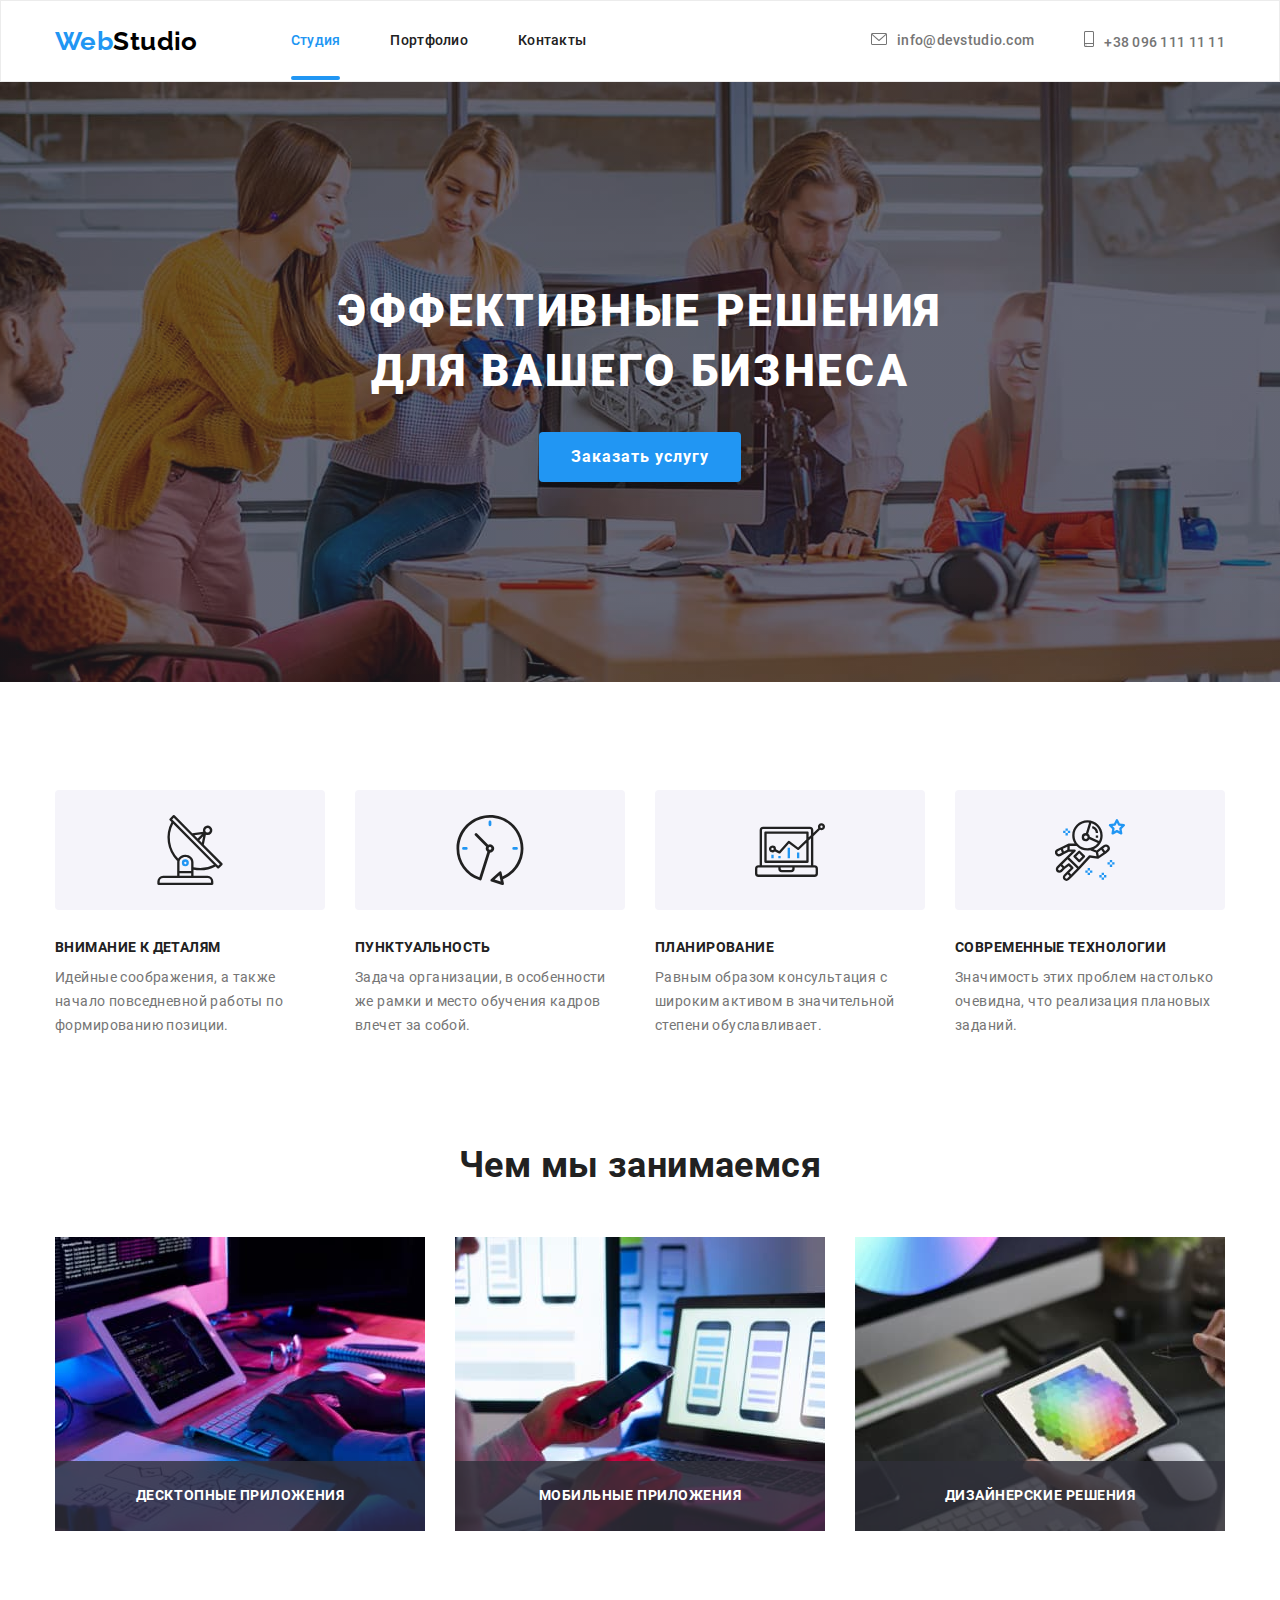
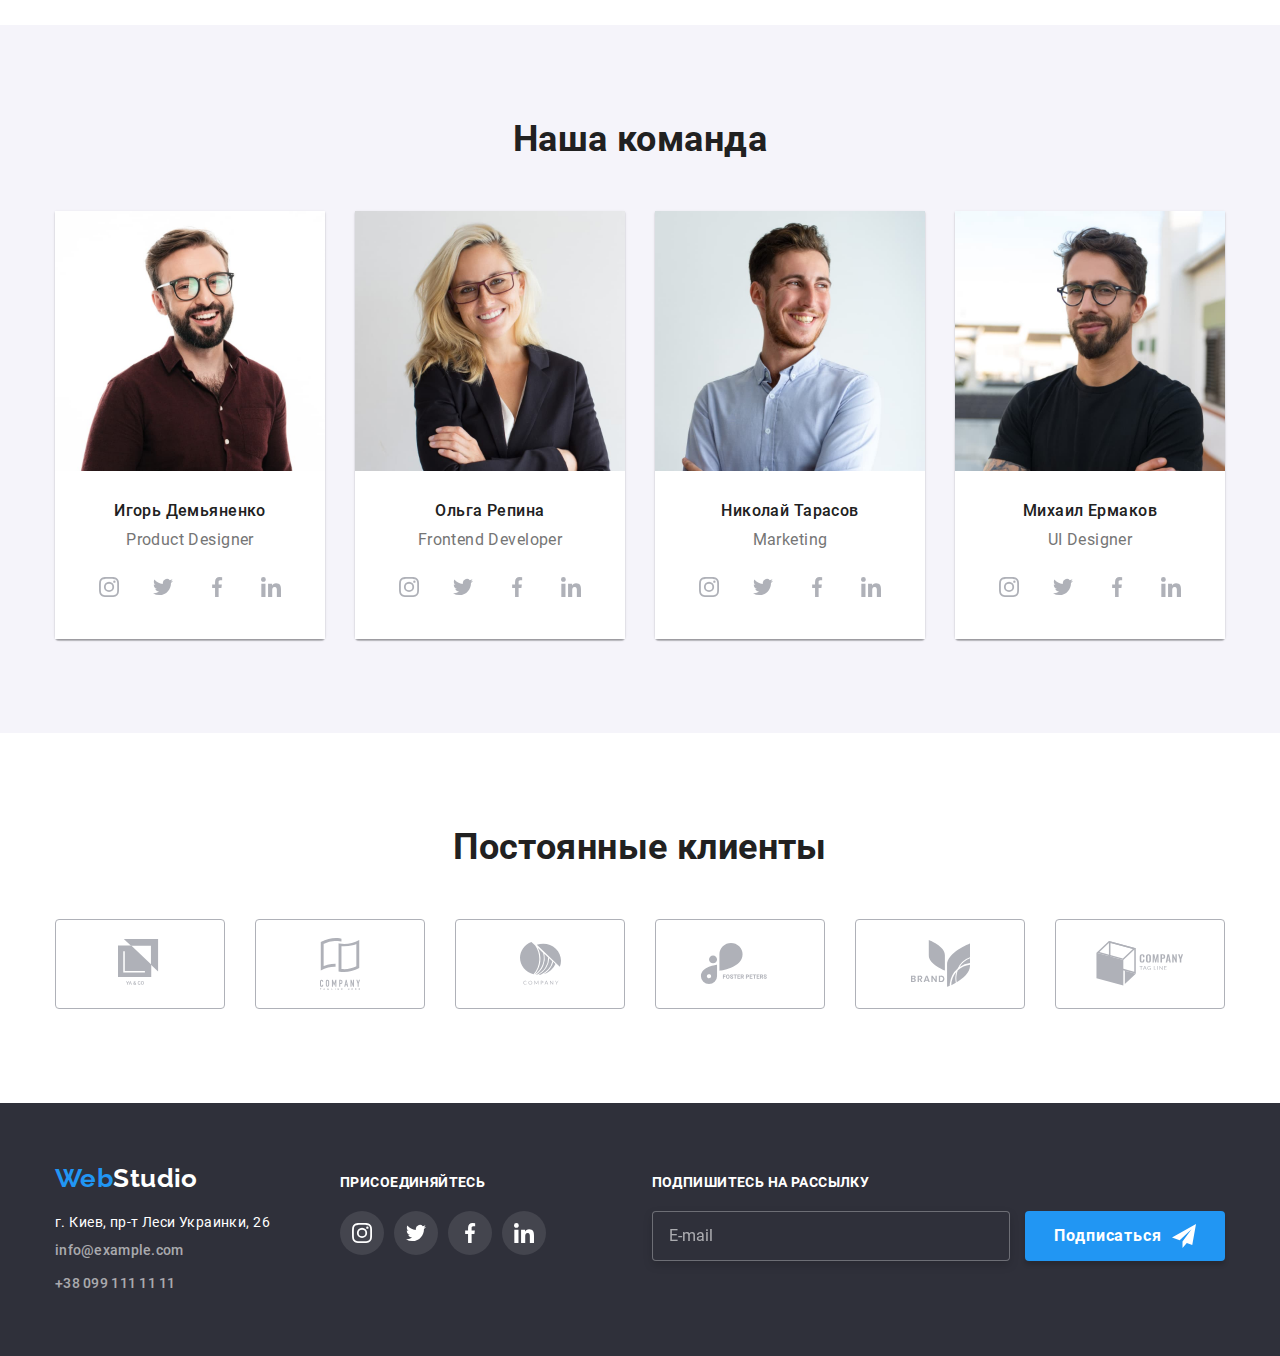
<file: index.html>
<!DOCTYPE html>
<html lang="ru">

<head>
    <meta charset="UTF-8">
    <meta name="viewport" content="width=device-width, initial-scale=1.0">
    <title>Document</title>
    <link rel="stylesheet" href="./css/main.min.css">
</head>
<body>
    <header class="header">
        <div class="header__container">
            <a href="./index.html" class="logo"><span class="logo__element">Web</span>Studio</a>
            <nav>
                <ul class="header__nav">
                    <li>
                        <a class="header__nav-element header__nav-element--curent" href="./index.html">Студия</a>
                    </li>
                    <li><a class="header__nav-element" href="./portfolio.html">Портфолио</a></li>
                    <li>
                        <a class="header__nav-element" href="">Контакты</a>
                    </li>
                </ul>
            </nav>
            <ul class="header__contacts">
                <li>
                    <a class="contacts-element" href="mailto:info@devstudio.com"><svg class="header__icon1">
                            <use href="./sprite.svg#envelope"></use>
                        </svg>info@devstudio.com</a>
                </li>
                <li>
                    <a class="contacts-element" href="tel:+380961111111"><svg class="header__icon2">
                            <use href="./sprite.svg#smartphone"></use>
                        </svg>+38 096 111 11 11</a>
                </li>
            </ul>
        </div>
    </header>
    <section class="hero hero__overlay">
        <div class="hero__container">
            <div class="hero__box">
                <h1 class="hero__hero">Эффективные решения для вашего бизнеса</h1>
            </div>
            <button class="hero__button" data-modal-open>Заказать услугу</button>
        </div>
    </section>
    <section class="excellence">
        <h2 class="excellence__title">excellence</h2>
        <div class="excellence__container">
            <ul class="excellence__list">
                <li>
                    <div class="excellence__decoration">
                        <svg class="excellence__icon">
                            <use href="./sprite.svg#antenna"></use>
                        </svg>
                    </div>
                    <h3 class="excellence__title-secondary">Внимание к деталям</h3>
                    <p class="excellence__text">Идейные соображения, а также начало повседневной работы по формированию
                        позиции.</p>
                </li>
                <li>
                    <div class="excellence__decoration">
                        <svg class="excellence__icon">
                            <use href="./sprite.svg#clock"></use>
                        </svg>
                    </div>
                    <h3 class="excellence__title-secondary">Пунктуальность</h3>
                    <p class="excellence__text">Задача организации, в особенности же рамки и место обучения кадров
                        влечет за собой.</p>
                </li>
                <li>
                    <div class="excellence__decoration">
                        <svg class="excellence__icon">
                            <use href="./sprite.svg#diagram"></use>
                        </svg>
                    </div>
                    <h3 class="excellence__title-secondary">Планирование</h3>
                    <p class="excellence__text">Равным образом консультация с широким активом в значительной степени
                        обуславливает.</p>
                </li>
                <li>
                    <div class="excellence__decoration">
                        <svg class="excellence__icon">
                            <use href="./sprite.svg#astronaut"></use>
                        </svg>
                    </div>
                    <h3 class="excellence__title-secondary">Современные технологии</h3>
                    <p class="excellence__text">Значимость этих проблем настолько очевидна, что реализация плановых
                        заданий.</p>
                </li>
            </ul>
        </div>
    </section>
    <section class="activity ">
        <div class="activity__container">
            <h2 class="activity__title">Чем мы занимаемся</h2>
            <ul class="activity__list ">
                <li>
                    <div class="activity__item">
                        <img src="./img/section__activity/img1.jpg" alt="box-1">
                        <div class="activity__description">
                            <p class="activity__text">
                                Десктопные приложения
                            </p>
                        </div>
                    </div>
                </li>
                <li>
                    <div class="activity__item">
                        <img src="./img/section__activity/img2.jpg" alt="box-1">
                        <div class="activity__description">
                            <p class="activity__text">
                                Мобильные приложения
                            </p>
                        </div>
                    </div>
                </li>
                <li>
                    <div class="activity__item">
                        <img src="./img/section__activity/img3.jpg" alt="box-1">
                        <div class="activity__description">
                            <p class="activity__text">
                                Дизайнерские решения
                            </p>
                        </div>
                    </div>
                </li>
            </ul>
        </div>
    </section>
    <section class="team">
        <div class="team__container">
            <h2 class="team__title">Наша команда</h2>
            <ul class="team__list">
                <li>
                    <img src="./img/section__team/img1.jpg" width="270" alt="Мужчина">
                    <div class="team__description">
                        <h3 class="team__title-secondary">Игорь Демьяненко</h3>
                        <p class="team__text">Product Designer</p>
                        <ul class="team__social-list">
                            <li>
                                <a class="team__social-element" href="">
                                    <svg class="team__icon">
                                        <use href="./sprite.svg#instagram"></use>
                                    </svg>
                                </a>
                            </li>
                            <li>
                                <a class="team__social-element" href="">
                                    <svg class="team__icon">
                                        <use href="./sprite.svg#twitter"></use>
                                    </svg>
                                </a>
                            </li>
                            <li>
                                <a class="team__social-element" href="">
                                    <svg class="team__icon">
                                        <use href="./sprite.svg#facebook"></use>
                                    </svg>
                                </a>
                            </li>
                            <li>
                                <a class="team__social-element" href="">
                                    <svg class="team__icon">
                                        <use href="./sprite.svg#linkedin"></use>
                                    </svg>
                                </a>
                            </li>
                        </ul>
                    </div>
                </li>
                <li>
                    <img src="./img/section__team/img2.jpg" width="270" alt="Женщина">
                    <div class="team__description">
                        <h3 class="team__title-secondary">Ольга Репина</h3>
                        <p class="team__text">Frontend Developer</p>
                        <ul class="team__social-list">
                            <li>
                                <a class="team__social-element" href="">
                                    <svg class="team__icon">
                                        <use href="./sprite.svg#instagram"></use>
                                    </svg>
                                </a>
                            </li>
                            <li>
                                <a class="team__social-element" href="">
                                    <svg class="team__icon">
                                        <use href="./sprite.svg#twitter"></use>
                                    </svg>
                                </a>
                            </li>
                            <li>
                                <a class="team__social-element" href="">
                                    <svg class="team__icon">
                                        <use href="./sprite.svg#facebook"></use>
                                    </svg>
                                </a>
                            </li>
                            <li>
                                <a class="team__social-element" href="">
                                    <svg class="team__icon">
                                        <use href="./sprite.svg#linkedin"></use>
                                    </svg>
                                </a>
                            </li>
                        </ul>
                    </div>
                </li>
                <li>
                    <img src="./img/section__team/img3.jpg" width="270" alt="Мужчина">
                    <div class="team__description">
                        <h3 class="team__title-secondary">Николай Тарасов</h3>
                        <p class="team__text">Marketing</p>
                        <ul class="team__social-list">
                            <li>
                                <a class="team__social-element" href="">
                                    <svg class="team__icon">
                                        <use href="./sprite.svg#instagram"></use>
                                    </svg>
                                </a>
                            </li>
                            <li>
                                <a class="team__social-element" href="">
                                    <svg class="team__icon">
                                        <use href="./sprite.svg#twitter"></use>
                                    </svg>
                                </a>
                            </li>
                            <li>
                                <a class="team__social-element" href="">
                                    <svg class="team__icon">
                                        <use href="./sprite.svg#facebook"></use>
                                    </svg>
                                </a>
                            </li>
                            <li>
                                <a class="team__social-element" href="">
                                    <svg class="team__icon">
                                        <use href="./sprite.svg#linkedin"></use>
                                    </svg>
                                </a>
                            </li>
                        </ul>
                    </div>
                </li>
                <li>
                    <img src="./img/section__team/img4.jpg" width="270" alt="Мужчина">
                    <div class="team__description">
                        <h3 class="team__title-secondary">Михаил Ермаков</h3>
                        <p class="team__text">UI Designer</p>
                        <ul class="team__social-list">
                            <li>
                                <a class="team__social-element" href="">
                                    <svg class="team__icon">
                                        <use href="./sprite.svg#instagram"></use>
                                    </svg>
                                </a>
                            </li>
                            <li>
                                <a class="team__social-element" href="">
                                    <svg class="team__icon">
                                        <use href="./sprite.svg#twitter"></use>
                                    </svg>
                                </a>
                            </li>
                            <li>
                                <a class="team__social-element" href="">
                                    <svg class="team__icon">
                                        <use href="./sprite.svg#facebook"></use>
                                    </svg>
                                </a>
                            </li>
                            <li>
                                <a class="team__social-element" href="">
                                    <svg class="team__icon">
                                        <use href="./sprite.svg#linkedin"></use>
                                    </svg>
                                </a>
                            </li>
                        </ul>
                    </div>
                </li>
            </ul>
        </div>
    </section>
    <section class="clients">
        <div class="clients__container">
            <h2 class="clients__title">Постоянные клиенты</h2>
            <ul class="clients__list">
                <li>
                    <a class="clients__element" href="">
                        <svg class="clients__icon--YA-CO">
                            <use href="./sprite.svg#logo 1"></use>
                        </svg>
                    </a>
                </li>
                <li>
                    <a class="clients__element" href="">
                        <svg class="clients__icon--company">
                            <use href="./sprite.svg#logo 2"></use>
                        </svg>
                    </a>
                </li>
                <li>
                    <a class="clients__element" href="">
                        <svg class="clients__icon--FOSTER-PETERS">
                            <use href="./sprite.svg#logo 3"></use>
                        </svg>
                    </a>
                </li>
                <li>
                    <a class="clients__element" href="">
                        <svg class="clients__icon-brand">
                            <use href="./sprite.svg#logo 4"></use>
                        </svg>
                    </a>
                </li>
                <li>
                    <a class="clients__element" href="">
                        <svg class="clients__icon--company-tag ">
                            <use href="./sprite.svg#logo 5"></use>
                        </svg>
                    </a>
                </li>
                <li>
                    <a class="clients__element" href="">
                        <svg class="clients__icon-tag-line">
                            <use href="./sprite.svg#logo 6"></use>
                        </svg>
                    </a>
                </li>
            </ul>
        </div>
    </section>
    <footer class="footer">
        <div class="footer__container">
            <div class="footer__element-first">
                <a href="./index.html" class="logo logo--footer"><span class="logo__element">Web</span>Studio</a>
                <address class="footer__address">г. Киев, пр-т Леси Украинки, 26</address>
                <ul class="foorer__contacts">
                    <li>
                        <a class="contacts-element contacts-element--footer"
                            href="mailto:info@example.com">info@example.com</a>
                    </li>
                    <li>
                        <a class="contacts-element contacts-element--footer" href="tel:+380991111111">+38 099 111 11
                            11</a>
                    </li>
                </ul>
            </div>
            <div class="footer__element-second">
                <h2 class="footer__title">присоединяйтесь</h2>
                <ul class="footer__social-list">
                    <li>
                        <a class="footer__social-element" href="">
                            <svg class="footer__icon">
                                <use href="./sprite.svg#instagram"></use>
                            </svg>
                        </a>
                    </li>
                    <li>
                        <a class="footer__social-element" href="">
                            <svg class="footer__icon">
                                <use href="./sprite.svg#twitter"></use>
                            </svg>
                        </a>
                    </li>
                    <li>
                        <a class="footer__social-element" href="">
                            <svg class="footer__icon">
                                <use href="./sprite.svg#facebook"></use>
                            </svg>
                        </a>
                    </li>
                    <li>
                        <a class="footer__social-element" href="">
                            <svg class="footer__icon">
                                <use href="./sprite.svg#linkedin"></use>
                            </svg>
                        </a>
                    </li>
                </ul>
            </div>
            <div class="footer__element-third">
                <h2 class="footer__title">Подпишитесь на рассылку</h2>
                <label>
                    <input class="footer__blank" placeholder="E-mail" type="email">
                </label>
                <button class="footer__button" type="submit">
                    Подписаться
                    <span class="footer__submit">
                        <svg class="footer__icon--secondary">
                            <use href="./sprite.svg#icon send"></use>
                        </svg>
                    </span>
                </button>
            </div>
        </div>
    </footer>
    <div class="backdrop backdrop is-hidden" data-modal>
        <div class="backdrop__modal">
            <form class="modal__form js-speaker-form">
                <h3 class="form__title">Оставьте свои данные, мы вам перезвоним</h3>
                <label class="form__label" for="user_name">Имя</label>
                <div class="form__container">
                    <svg class="form__icon">
                        <use href="./sprite.svg#person"></use>
                    </svg>
                    <input class="form__input" type="text" name="name" id="user_name">
                </div>


                <label class="form__label" for="user_tel">Телефон</label>
                <div class="form__container">
                    <svg class="form__icon">
                        <use href="./sprite.svg#phone"></use>
                    </svg>
                    <input class="form__input" type="tel" name="tel" id="user_tel" />
                </div>

                <label class="form__label" for="user_email">Почта</label>
                <div class="form__container">
                    <svg class="form__icon">
                        <use href="./sprite.svg#email"></use>
                    </svg>
                    <input class="form__input" type="email" name="email" id="user_email" />
                </div>


                <label class="form__label" for="user_comments">Комментарий</label>
                <textarea class="form__textarea" name="comments" id="user_comments" placeholder="Введите текст" cols="5"
                    rows="5"></textarea>
                <div class="form__checkbox">
                    <input class="checkbox__checkbox" type="checkbox" id="checkbox">
                    <label class="checkbox__agreement" for="checkbox">Соглашаюсь с рассылкой и принимаю&nbsp;</label>
                    <a class="checkbox__link" href="">Условия договора</a>
                </div>
                <button class="hero__button" type="submit">Отправить</button>
            </form>
            <button class="modal__close" data-modal-close>
                <svg class="modal__icon">
                    <use href="./sprite.svg#close"></use>
                </svg>
            </button>
        </div>
    </div>
    <script>
        const refs = {
            openModalBtn: document.querySelector('[data-open-modal]'),
            closeModalBtn: document.querySelector('[data-close-modal]'),
            backdrop: document.querySelector('[data-backdrop]'),
        };

        refs.openModalBtn.addEventListener('click', toggleModal);
        refs.closeModalBtn.addEventListener('click', toggleModal);

        refs.backdrop.addEventListener('click', logBackdropClick);

        function toggleModal() {
            refs.backdrop.classList.toggle('is-hidden');
        }

        function logBackdropClick() {
            console.log('Это клик в бекдроп');
        }
    </script>
    <script src="./js/modal.js"></script>
</body>

</html>
</file>
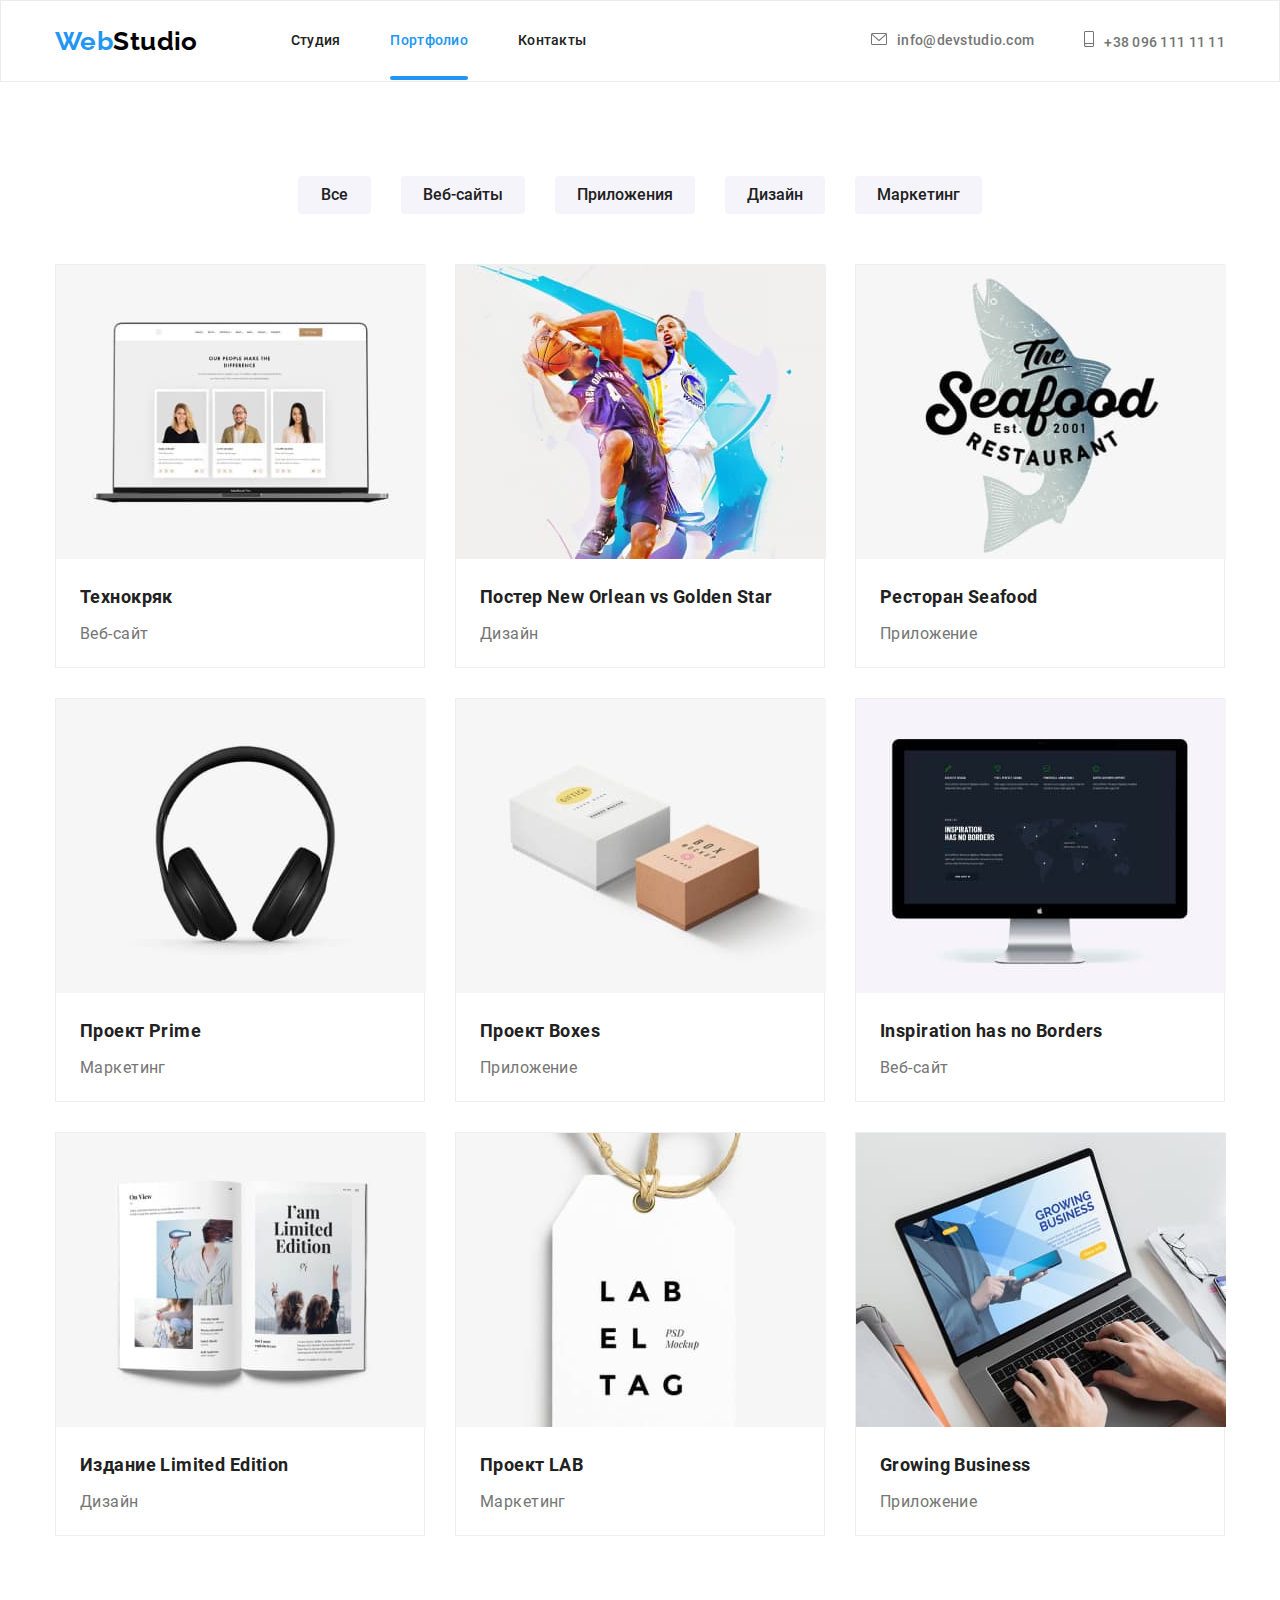
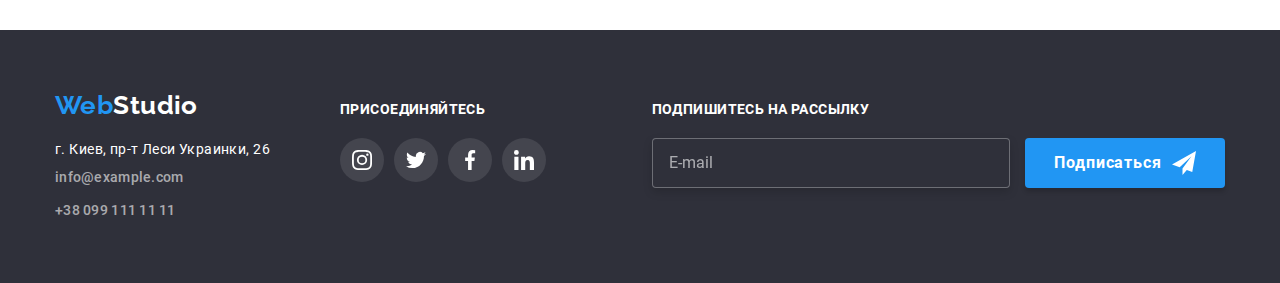
<file: portfolio.html>
<!DOCTYPE html>
<html lang="en">
<head>
    <meta charset="UTF-8">
    <meta name="viewport" content="width=device-width, initial-scale=1.0">
    <title>Document</title>
        <link rel="stylesheet" href="./css/main.min.css">
</head>
<body>
    <header class="header">
        <div class="header__container">
            <a href="./index.html" class="logo"><span class="logo__element">Web</span>Studio</a>
            <nav>
                <ul class="header__nav">
                    <li>
                        <a class="header__nav-element" href="./index.html">Студия</a>
                    </li>
                    <li><a class="header__nav-element header__nav-element--curent" href="./portfolio.html">Портфолио</a></li>
                    <li>
                        <a class="header__nav-element" href="">Контакты</a>
                    </li>
                </ul>
            </nav>
            <ul class="header__contacts">
                <li>
                    <a class="contacts-element" href="mailto:info@devstudio.com"><svg class="header__icon1"><use href="./sprite.svg#envelope"></use></svg>info@devstudio.com</a>
                </li>
                <li>
                    <a class="contacts-element" href="tel:+380961111111"><svg class="header__icon2"><use href="./sprite.svg#smartphone"></use></svg>+38 096 111 11 11</a>
                </li>
            </ul>
        </div>
    </header> 
    <section class="portfolio">
        <div class="portfolio__container">
            <h1 class="portfolio__hero">portfolio</h1>
            <ul class="portfolio__button-list">
                <li><button class="portfolio__button">Все</button></li>
                <li><button class="portfolio__button">Веб-сайты</button></li>
                <li><button class="portfolio__button">Приложения</button></li>
                <li><button class="portfolio__button">Дизайн</button></li>
                <li><button class="portfolio__button">Маркетинг</button></li>
            </ul>
            <ul class="portfolio__projects">
                <li>
                    <a href="" class="portfolio__item">
                        <div class="portfolio__img">
                            <img src="./img/portfolio/img1.jpg" width="370" alt="Фото_Проекта">
                            <div class="portfolio_overlay">
                                <p>Технокряк это современная площадка распространения коронавируса. Компании используют эту платформу
                                    для цифровогошпионажа и атак на защищённые сервера конкурентов.</p>
                            </div>
                        </div>
                        <div class="portfolio__description">
                            <h2 class="portfolio__title">Технокряк</h2>
                            <p class="portfolio__text">Веб-сайт</p>
                        </div>
                    </a>
                </li>
                <li>
                    <a href="" class="portfolio__item">
                        <div class="portfolio__img">
                            <img src="./img/portfolio/img2.jpg" width="370" alt="Фото_Проекта">
                            <div class="portfolio_overlay">
                                <p>Технокряк это современная площадка распространения коронавируса. Компании используют эту платформу для цифровогошпионажа и атак на защищённые сервера конкурентов.</p>
                            </div>
                        </div>
                        <div class="portfolio__description">
                            <h2 class="portfolio__title">Постер New Orlean vs Golden Star</h2>
                            <p class="portfolio__text">Дизайн</p>
                        </div>
                    </a>
                </li>
                <li>
                    <a href="" class="portfolio__item">
                        <div class="portfolio__img">
                            <img src="./img/portfolio/img3.jpg" width="370" alt="Фото_Проекта">
                            <div class="portfolio_overlay">
                                <p>Технокряк это современная площадка распространения коронавируса. Компании используют эту платформу
                                    для цифровогошпионажа и атак на защищённые сервера конкурентов.</p>
                            </div>
                        </div>
                        <div class="portfolio__description">
                            <h2 class="portfolio__title">Ресторан Seafood</h2>
                            <p class="portfolio__text">Приложение</p>
                        </div>
                    </a>
                </li>
                <li>
                    <a href="" class="portfolio__item">
                        <div class="portfolio__img">
                            <img src="./img/portfolio/img4.jpg" width="370" alt="Фото_Проекта">
                            <div class="portfolio_overlay">
                                <p>Технокряк это современная площадка распространения коронавируса. Компании используют эту платформу
                                    для цифровогошпионажа и атак на защищённые сервера конкурентов.</p>
                            </div>
                        </div>
                        <div class="portfolio__description">
                            <h2 class="portfolio__title">Проект Prime</h2>
                            <p class="portfolio__text">Маркетинг</p>
                        </div>
                    </a>
                </li>
                <li>
                    <a href="" class="portfolio__item">
                        <div class="portfolio__img">
                            <img src="./img/portfolio/img5.jpg" width="370" alt="Фото_Проекта">
                            <div class="portfolio_overlay">
                                <p>Технокряк это современная площадка распространения коронавируса. Компании используют эту платформу
                                    для цифровогошпионажа и атак на защищённые сервера конкурентов.</p>
                            </div>
                        </div>
                        <div class="portfolio__description">
                            <h2 class="portfolio__title">Проект Boxes</h2>
                            <p class="portfolio__text">Приложение</p>
                        </div>
                    </a>
                </li>
                <li>
                    <a href="" class="portfolio__item">
                        <div class="portfolio__img">
                            <img src="./img/portfolio/img6.jpg" width="370" alt="Фото_Проекта">
                            <div class="portfolio_overlay">
                                <p>Технокряк это современная площадка распространения коронавируса. Компании используют эту платформу
                                    для цифровогошпионажа и атак на защищённые сервера конкурентов.</p>
                            </div>
                        </div>
                        <div class="portfolio__description">
                            <h2 class="portfolio__title">Inspiration has no Borders</h2>
                            <p class="portfolio__text">Веб-сайт</p>
                        </div>
                    </a>
                </li>
                <li>
                    <a href="" class="portfolio__item">
                        <div class="portfolio__img">
                            <img src="./img/portfolio/img7.jpg" width="370" alt="Фото_Проекта">
                            <div class="portfolio_overlay">
                                <p>Технокряк это современная площадка распространения коронавируса. Компании используют эту платформу
                                    для цифровогошпионажа и атак на защищённые сервера конкурентов.</p>
                            </div>
                        </div>
                        <div class="portfolio__description">
                            <h2 class="portfolio__title">Издание Limited Edition</h2>
                            <p class="portfolio__text">Дизайн</p>
                        </div>
                    </a>
                </li>
                <li>
                    <a href="" class="portfolio__item">
                        <div class="portfolio__img">
                            <img src="./img/portfolio/img8.jpg" width="370" alt="Фото_Проекта">
                            <div class="portfolio_overlay">
                                <p>Технокряк это современная площадка распространения коронавируса. Компании используют эту платформу
                                    для цифровогошпионажа и атак на защищённые сервера конкурентов.</p>
                            </div>
                        </div>
                        <div class="portfolio__description">
                            <h2 class="portfolio__title">Проект LAB</h2>
                            <p class="portfolio__text">Маркетинг</p>
                        </div>
                    </a>
                </li>
                <li>
                    <a href="" class="portfolio__item" >
                        <div class="portfolio__img">
                            <img src="./img/portfolio/img9.jpg" width="370" alt="Фото_Проекта">
                            <div class="portfolio_overlay">
                                <p>Технокряк это современная площадка распространения коронавируса. Компании используют эту платформу
                                    для цифровогошпионажа и атак на защищённые сервера конкурентов.</p>
                            </div>
                        </div>
                        <div class="portfolio__description">
                            <h2 class="portfolio__title">Growing Business</h2>
                            <p class="portfolio__text">Приложение</p>
                        </div>
                    </a>
                </li>
            </ul>
        </div>
    </section> 
    <footer class="footer">
        <div class="footer__container">
            <div class="footer__element-first">
                <a href="./index.html" class="logo logo--footer"><span class="logo__element">Web</span>Studio</a>
                <address class="footer__address">г. Киев, пр-т Леси Украинки, 26</address>
                <ul class="foorer__contacts">
                    <li>
                        <a class="contacts-element contacts-element--footer" href="mailto:info@example.com">info@example.com</a>
                    </li>
                    <li>
                        <a class="contacts-element contacts-element--footer" href="tel:+380991111111">+38 099 111 11 11</a>
                    </li>
                </ul>
            </div>
            <div class="footer__element-second">
                <h2 class="footer__title">присоединяйтесь</h2>
                <ul class="footer__social-list">
                    <li>
                        <a class="footer__social-element" href="">
                            <svg class="footer__icon">
                                <use href="./sprite.svg#instagram"></use>
                            </svg>
                        </a>
                    </li>
                    <li>
                        <a class="footer__social-element" href="">
                            <svg class="footer__icon">
                                <use href="./sprite.svg#twitter"></use>
                            </svg>
                        </a>
                    </li>
                    <li>
                        <a class="footer__social-element" href="">
                            <svg class="footer__icon">
                                <use href="./sprite.svg#facebook"></use>
                            </svg>
                        </a>
                    </li>
                    <li>
                        <a class="footer__social-element" href="">
                            <svg class="footer__icon">
                                <use href="./sprite.svg#linkedin"></use>
                            </svg>
                        </a>
                    </li>
                </ul>
            </div>
            <div class="footer__element-third">
                <h2 class="footer__title" >Подпишитесь на рассылку</h2>
                <label>
                    <input class="footer__blank" placeholder="E-mail" type="email">
                </label>
                <button class="footer__button" type="submit">
                    Подписаться
                    <span class="footer__submit">
                        <svg class="footer__icon--secondary">
                            <use href="./sprite.svg#icon send" ></use>
                        </svg>
                    </span>
                </button>
            </div>
        </div>
    </footer> 
</body>
</html>
</file>
<file: css/main.min.css>
/*! normalize.css v8.0.1 | MIT License | github.com/necolas/normalize.css */html{line-height:1.15;-webkit-text-size-adjust:100%}body{margin:0}main{display:block}h1{font-size:2em;margin:0.67em 0}hr{-webkit-box-sizing:content-box;box-sizing:content-box;height:0;overflow:visible}pre{font-family:monospace, monospace;font-size:1em}a{background-color:transparent}abbr[title]{border-bottom:none;text-decoration:underline;-webkit-text-decoration:underline dotted;text-decoration:underline dotted}b,strong{font-weight:bolder}code,kbd,samp{font-family:monospace, monospace;font-size:1em}small{font-size:80%}sub,sup{font-size:75%;line-height:0;position:relative;vertical-align:baseline}sub{bottom:-0.25em}sup{top:-0.5em}img{border-style:none}button,input,optgroup,select,textarea{font-family:inherit;font-size:100%;line-height:1.15;margin:0}button,input{overflow:visible}button,select{text-transform:none}button,[type="button"],[type="reset"],[type="submit"]{-webkit-appearance:button}button::-moz-focus-inner,[type="button"]::-moz-focus-inner,[type="reset"]::-moz-focus-inner,[type="submit"]::-moz-focus-inner{border-style:none;padding:0}button:-moz-focusring,[type="button"]:-moz-focusring,[type="reset"]:-moz-focusring,[type="submit"]:-moz-focusring{outline:1px dotted ButtonText}fieldset{padding:0.35em 0.75em 0.625em}legend{-webkit-box-sizing:border-box;box-sizing:border-box;color:inherit;display:table;max-width:100%;padding:0;white-space:normal}progress{vertical-align:baseline}textarea{overflow:auto}[type="checkbox"],[type="radio"]{-webkit-box-sizing:border-box;box-sizing:border-box;padding:0}[type="number"]::-webkit-inner-spin-button,[type="number"]::-webkit-outer-spin-button{height:auto}[type="search"]{-webkit-appearance:textfield;outline-offset:-2px}[type="search"]::-webkit-search-decoration{-webkit-appearance:none}::-webkit-file-upload-button{-webkit-appearance:button;font:inherit}details{display:block}summary{display:list-item}template{display:none}[hidden]{display:none}html{-webkit-box-sizing:border-box;box-sizing:border-box}*,*::before,*::after{-webkit-box-sizing:inherit;box-sizing:inherit}body{color:#757575;background-color:#fff;letter-spacing:0.03em;font-family:Roboto, sans-serif;font-size:14px;line-height:1.7em;margin:0%;padding:0%}a{cursor:pointer;text-decoration:none}button{cursor:pointer}img{display:block}@font-face{font-family:"Raleway";font-style:normal;font-weight:400;src:url("../fonts/raleway-v19-latin_cyrillic-regular.eot");src:local(""),url("../fonts/raleway-v19-latin_cyrillic-regular.eot?#iefix") format("embedded-opentype"),url("../fonts/raleway-v19-latin_cyrillic-regular.woff2") format("woff2"),url("../fonts/raleway-v19-latin_cyrillic-regular.woff") format("woff"),url("../fonts/raleway-v19-latin_cyrillic-regular.ttf") format("truetype"),url("../fonts/raleway-v19-latin_cyrillic-regular.svg#Raleway") format("svg")}@font-face{font-family:"Raleway";font-style:normal;font-weight:700;src:url("../fonts/raleway-v19-latin_cyrillic-700.eot");src:local(""),url("../fonts/raleway-v19-latin_cyrillic-700.eot?#iefix") format("embedded-opentype"),url("../fonts/raleway-v19-latin_cyrillic-700.woff2") format("woff2"),url("../fonts/raleway-v19-latin_cyrillic-700.woff") format("woff"),url("../fonts/raleway-v19-latin_cyrillic-700.ttf") format("truetype"),url("../fonts/raleway-v19-latin_cyrillic-700.svg#Raleway") format("svg")}@font-face{font-family:"Roboto";font-style:normal;font-weight:400;src:url("../fonts/roboto-v20-latin_cyrillic-regular.eot");src:local(""),url("../fonts/roboto-v20-latin_cyrillic-regular.eot?#iefix") format("embedded-opentype"),url("../fonts/roboto-v20-latin_cyrillic-regular.woff2") format("woff2"),url("../fonts/roboto-v20-latin_cyrillic-regular.woff") format("woff"),url("../fonts/roboto-v20-latin_cyrillic-regular.ttf") format("truetype"),url("../fonts/roboto-v20-latin_cyrillic-regular.svg#Roboto") format("svg")}@font-face{font-family:"Roboto";font-style:normal;font-weight:500;src:url("../fonts/roboto-v20-latin_cyrillic-500.eot");src:local(""),url("../fonts/roboto-v20-latin_cyrillic-500.eot?#iefix") format("embedded-opentype"),url("../fonts/roboto-v20-latin_cyrillic-500.woff2") format("woff2"),url("../fonts/roboto-v20-latin_cyrillic-500.woff") format("woff"),url("../fonts/roboto-v20-latin_cyrillic-500.ttf") format("truetype"),url("../fonts/roboto-v20-latin_cyrillic-500.svg#Roboto") format("svg")}@font-face{font-family:"Roboto";font-style:normal;font-weight:700;src:url("../fonts/roboto-v20-latin_cyrillic-700.eot");src:local(""),url("../fonts/roboto-v20-latin_cyrillic-700.eot?#iefix") format("embedded-opentype"),url("../fonts/roboto-v20-latin_cyrillic-700.woff2") format("woff2"),url("../fonts/roboto-v20-latin_cyrillic-700.woff") format("woff"),url("../fonts/roboto-v20-latin_cyrillic-700.ttf") format("truetype"),url("../fonts/roboto-v20-latin_cyrillic-700.svg#Roboto") format("svg")}@font-face{font-family:"Roboto";font-style:normal;font-weight:900;src:url("../fonts/roboto-v20-latin_cyrillic-900.eot");src:local(""),url("../fonts/roboto-v20-latin_cyrillic-900.eot?#iefix") format("embedded-opentype"),url("../fonts/roboto-v20-latin_cyrillic-900.woff2") format("woff2"),url("../fonts/roboto-v20-latin_cyrillic-700.woff") format("woff"),url("../fonts/roboto-v20-latin_cyrillic-900.ttf") format("truetype"),url("../fonts/roboto-v20-latin_cyrillic-900.svg#Roboto") format("svg")}.header{border:#ececec 1px solid}.header__container{margin-right:auto;margin-left:auto;width:1200px;height:80px;padding-right:15px;padding-left:15px;display:-webkit-box;display:-ms-flexbox;display:flex;-webkit-box-align:center;-ms-flex-align:center;align-items:center}.logo{font-family:Raleway,sans-serif;font-weight:700;font-size:26px;line-height:1.19em;color:#000;text-decoration:none;padding-top:24px;padding-bottom:24px}.logo__element{color:#2196f3}.header__nav{display:-webkit-box;display:-ms-flexbox;display:flex;list-style:none;padding-left:0%;margin-left:93px;margin-top:0%;margin-bottom:0%}.header__nav-element{text-decoration:none;font-weight:500;font-size:14px;line-height:1.14em;letter-spacing:.02em;color:#212121;padding-top:32px;padding-bottom:32px;position:relative;-webkit-transition:250ms cubic-bezier(0.4, 0, 0.2, 1);transition:250ms cubic-bezier(0.4, 0, 0.2, 1)}.header__nav-element:hover,.header__nav-element:focus{color:#2196f3}.header__nav-element::after{content:"";width:100%;height:4px;border:none;border-radius:2px;opacity:0;background-color:#2196f3;position:absolute;bottom:0;left:0;-webkit-transition:250ms cubic-bezier(0.4, 0, 0.2, 1);transition:250ms cubic-bezier(0.4, 0, 0.2, 1)}.header__nav-element:hover::after{opacity:1}.header__nav-element:focus::after{opacity:1}.header__nav-element--curent{color:#2196f3}.header__nav-element--curent::after{opacity:1}.header__nav>li:not(:last-child){margin-right:50px}.header__contacts{display:-webkit-box;display:-ms-flexbox;display:flex;list-style:none;margin-left:auto;-webkit-box-align:center;-ms-flex-align:center;align-items:center;padding:0%;margin-bottom:0%;margin-top:0%}.contacts-element{font-weight:500;font-size:14px;line-height:1.14em;letter-spacing:.02em;color:currentColor;text-decoration:none;padding-top:32px;padding-bottom:32px;-webkit-transition:250ms cubic-bezier(0.4, 0, 0.2, 1);transition:250ms cubic-bezier(0.4, 0, 0.2, 1)}.contacts-element:hover,.contacts-element:focus{color:#2196f3}.contacts-element:hover>.header__icon1{color:#2196f3}.contacts-element:focus>.header__icon1{color:#2196f3}.header__contacts>li:not(:last-child){margin-right:50px}.header__contacts>li{display:-webkit-box;display:-ms-flexbox;display:flex;-webkit-box-align:center;-ms-flex-align:center;align-items:center;color:#757575}.header__icon1{width:16px;height:12px;fill:currentColor;margin-right:10px}.header__icon2{width:10px;height:16px;fill:currentColor;margin-right:10px}.hero{background-color:#2f303a;padding-top:200px;padding-bottom:200px}.hero__container{margin-right:auto;margin-left:auto;width:1200px;padding-right:15px;padding-left:15px}.hero__box{width:696px;height:120px;margin-right:auto;margin-left:auto;display:-webkit-box;display:-ms-flexbox;display:flex;-webkit-box-align:center;-ms-flex-align:center;align-items:center;-webkit-box-pack:center;-ms-flex-pack:center;justify-content:center;margin-bottom:30px}.hero__hero{font-weight:900;font-size:44px;line-height:1.36em;text-align:center;letter-spacing:.06em;text-transform:uppercase;color:#fff;margin:0%}.hero__button{background:#2196f3;-webkit-box-shadow:0px 4px 4px rgba(0,0,0,0.15);box-shadow:0px 4px 4px rgba(0,0,0,0.15);border-radius:4px;min-width:200px;min-height:50px;padding-top:10px;padding-bottom:10px;padding-left:32px;padding-right:32px;font-weight:700;font-size:16px;line-height:1.88em;-webkit-box-align:center;-ms-flex-align:center;align-items:center;text-align:center;letter-spacing:.06em;color:#fff;border:none;margin-right:auto;margin-left:auto;display:block}.hero__overlay{height:600px;max-width:1600px;margin-right:auto;margin-left:auto;background-image:-webkit-gradient(linear, left top, left bottom, from(rgba(47,48,58,0.4)), to(rgba(47,48,58,0.4))),url(../img/header.jpg);background-image:linear-gradient(rgba(47,48,58,0.4), rgba(47,48,58,0.4)),url(../img/header.jpg);background-position:center;background-size:cover;background-repeat:no-repeat}.excellence{padding-top:94px;padding-bottom:94px}.excellence__title{width:1px;height:1px;margin:-1px;overflow:hidden;position:absolute}.excellence__container{margin-right:auto;margin-left:auto;width:1200px;padding-right:15px;padding-left:15px}.excellence__list{display:-webkit-box;display:-ms-flexbox;display:flex;-webkit-box-pack:center;-ms-flex-pack:center;justify-content:center;-webkit-box-align:center;-ms-flex-align:center;align-items:center;padding:0%;list-style:none}.excellence__list>li{min-width:270px;min-height:101px}.excellence__list>li:not(:last-child){margin-right:30px}.excellence__title-secondary{font-weight:700;font-size:14px;line-height:1.14em;text-transform:uppercase;color:#212121;margin-top:0%;margin-bottom:10px}.excellence__text{color:#757575;margin:0%}.excellence__decoration{width:100%;height:120px;display:-webkit-box;display:-ms-flexbox;display:flex;-webkit-box-align:center;-ms-flex-align:center;align-items:center;-webkit-box-pack:center;-ms-flex-pack:center;justify-content:center;background-color:#f5f4fa;border-radius:4px;margin-bottom:30px}.excellence__icon{width:70px;height:70px;fill:#212121}.activity{padding-bottom:94px}.activity__container{margin-right:auto;margin-left:auto;width:1200px;padding-right:15px;padding-left:15px}.activity__title{font-weight:700;font-size:36px;line-height:1.16em;text-align:center;color:#212121;margin-top:0%;margin-bottom:50px}.activity__list{display:-webkit-box;display:-ms-flexbox;display:flex;list-style:none;padding:0%;margin:0%}.activity__list>li{width:370px;height:294px}.activity__list>li:not(:last-child){margin-right:30px}.activity__text{margin:0%;font-weight:700;font-size:14px;line-height:1.14em;text-align:center;text-transform:uppercase;color:var(--secondary-white-color)}.activity__item{margin:0%;display:-webkit-box;display:-ms-flexbox;display:flex;position:relative;width:370px;height:294px;margin-right:auto;margin-left:auto;-webkit-box-sizing:border-box;box-sizing:border-box;overflow:hidden}.activity__description{display:-webkit-box;display:-ms-flexbox;display:flex;-webkit-box-pack:center;-ms-flex-pack:center;justify-content:center;-webkit-box-align:center;-ms-flex-align:center;align-items:center;position:absolute;bottom:0%;width:370px;height:70px;-webkit-box-sizing:border-box;box-sizing:border-box;background-color:rgba(47,48,58,0.8);opacity:1;font-size:18px;line-height:28px;letter-spacing:0.03em;color:#ffffff;text-transform:uppercase;margin:0%}.team{background-color:#f5f4fa;padding-bottom:94px;padding-top:94px}.team__container{margin-right:auto;margin-left:auto;width:1200px;padding-right:15px;padding-left:15px}.team__title{font-weight:700;font-size:36px;line-height:1.16em;text-align:center;color:#212121;margin-top:0%;margin-bottom:50px}.team__list{display:-webkit-box;display:-ms-flexbox;display:flex;list-style:none;padding:0%;margin:0%}.team__list>li{-webkit-box-shadow:0px 1px 3px rgba(0,0,0,0.12),0px 1px 1px rgba(0,0,0,0.14),0px 2px 1px rgba(0,0,0,0.2);box-shadow:0px 1px 3px rgba(0,0,0,0.12),0px 1px 1px rgba(0,0,0,0.14),0px 2px 1px rgba(0,0,0,0.2);border-radius:0px 0px 4px 4px}.team__list>li:not(:last-child){margin-right:30px}.team__description{padding-top:30px;padding-bottom:30px;margin:0%;display:flexbox;-webkit-box-pack:center;-ms-flex-pack:center;justify-content:center;-webkit-box-align:center;-ms-flex-align:center;align-items:center;background-color:#fff}.team__title-secondary{font-weight:500;font-size:16px;line-height:1.19em;text-align:center;color:#212121;margin-bottom:10px;margin-top:0%}.team__text{margin-top:0%;margin-bottom:0%;font-size:16px;line-height:1.19em;text-align:center}.team__social-list{list-style:none;padding:0%;display:-webkit-box;display:-ms-flexbox;display:flex;margin-right:auto;margin-left:auto;width:206px;height:44px;margin-top:16px}.team__social-list>li:not(:last-child){margin-right:10px}.team__social-element{width:44px;height:44px;background-color:#fff;display:-webkit-box;display:-ms-flexbox;display:flex;-webkit-box-align:center;-ms-flex-align:center;align-items:center;-webkit-box-pack:center;-ms-flex-pack:center;justify-content:center;color:#afb1b8;border-radius:50%;-webkit-transition:250ms cubic-bezier(0.4, 0, 0.2, 1);transition:250ms cubic-bezier(0.4, 0, 0.2, 1)}.team__social-element:hover,.team__social-element:focus{color:#fff;background-color:#2196f3}.team__icon{width:20px;height:20px;fill:currentColor}.clients{padding-top:94px;padding-bottom:94px}.clients__container{margin-right:auto;margin-left:auto;width:1200px;padding-right:15px;padding-left:15px}.clients__title{font-weight:700;font-size:36px;line-height:1.16em;text-align:center;color:#212121;margin-top:0%;margin-bottom:50px}.clients__list{padding:0%;display:-webkit-box;display:-ms-flexbox;display:flex;margin-right:auto;margin-left:auto;-webkit-box-align:center;-ms-flex-align:center;align-items:center;list-style:none;margin-top:0%;margin-bottom:0%}.clients__list>li:not(:last-child){margin-right:30px}.clients__element{border:#afb1b8 1px solid;border-radius:4px;color:#afb1b8;min-width:170px;min-height:90px;display:-webkit-box;display:-ms-flexbox;display:flex;-webkit-box-pack:center;-ms-flex-pack:center;justify-content:center;-webkit-box-align:center;-ms-flex-align:center;align-items:center;-webkit-transition:250ms cubic-bezier(0.4, 0, 0.2, 1);transition:250ms cubic-bezier(0.4, 0, 0.2, 1)}.clients__element:hover,.clients__element:focus{color:#2196f3;border:#2196f3 1px solid}.clients__icon--YA-CO{width:44px;height:49px;fill:currentColor}.clients__icon--company{width:40px;height:52px;fill:currentColor}.clients__icon--FOSTER-PETERS{width:41px;height:43px;fill:currentColor}.clients__icon-brand{width:80px;height:42px;fill:currentColor}.clients__icon--company-tag{width:59px;height:47px;fill:currentColor}.clients__icon-tag-line{width:88px;height:45px;fill:currentColor}.footer{padding-top:60px;padding-bottom:60px;background-color:#2f303a}.footer__container{margin-right:auto;margin-left:auto;width:1200px;padding-right:15px;padding-left:15px;display:-webkit-box;display:-ms-flexbox;display:flex;-webkit-box-align:baseline;-ms-flex-align:baseline;align-items:baseline}.logo--footer{padding:0%;display:block;color:#fff;margin-bottom:20px;font-family:Raleway,sans-serif;font-weight:700;font-size:26px;line-height:1.19em}.footer__address{font-size:14px;line-height:1.17em;color:#fff;font-style:normal}.foorer__contacts{list-style:none;padding:0%;margin-top:9px;margin-bottom:0%}.foorer__contacts>li:not(:last-child){margin-bottom:9px}.contacts-element--footer{font-size:14px;line-height:1.71em;color:rgba(255,255,255,0.6);padding:0%}.footer__element-first{margin-right:70px}.footer__element-second{display:flexbox}.footer__title{font-weight:700;font-size:14px;line-height:1.14em;text-transform:uppercase;color:#fff;margin-top:0%;margin-bottom:20px}.footer__social-list{list-style:none;padding:0%;display:-webkit-box;display:-ms-flexbox;display:flex;margin-right:auto;margin-left:auto;width:206px;height:44px;margin-top:0;margin-bottom:0%}.footer__social-list>li:not(:last-child){margin-right:10px}.footer__social-element{width:44px;height:44px;background-color:rgba(255,255,255,0.1);display:-webkit-box;display:-ms-flexbox;display:flex;-webkit-box-align:center;-ms-flex-align:center;align-items:center;-webkit-box-pack:center;-ms-flex-pack:center;justify-content:center;color:#fff;border-radius:50%;-webkit-transition:250ms cubic-bezier(0.4, 0, 0.2, 1);transition:250ms cubic-bezier(0.4, 0, 0.2, 1)}.footer__social-element:hover,.footer__social-element:focus{color:#fff;background-color:#2196f3}.footer__icon{width:20px;height:20px;fill:currentColor}.footer__element-third{margin-left:auto}.footer__blank{width:358px;height:50px;border:1px solid rgba(255,255,255,0.3);-webkit-filter:drop-shadow(0px 4px 4px rgba(0,0,0,0.15));filter:drop-shadow(0px 4px 4px rgba(0,0,0,0.15));border-radius:4px;background-color:#2f303a;padding-left:16px;padding-right:16px;padding-top:15px;padding-bottom:15px;color:#fff}.footer__blank::-webkit-input-placeholder{font-size:16px;line-height:1.25em;display:-webkit-box;display:flex;-webkit-box-align:center;align-items:center;color:rgba(255,255,255,0.6)}.footer__blank:-ms-input-placeholder{font-size:16px;line-height:1.25em;display:-ms-flexbox;display:flex;-ms-flex-align:center;align-items:center;color:rgba(255,255,255,0.6)}.footer__blank::-ms-input-placeholder{font-size:16px;line-height:1.25em;display:-ms-flexbox;display:flex;-ms-flex-align:center;align-items:center;color:rgba(255,255,255,0.6)}.footer__blank::placeholder{font-size:16px;line-height:1.25em;display:-webkit-box;display:-ms-flexbox;display:flex;-webkit-box-align:center;-ms-flex-align:center;align-items:center;color:rgba(255,255,255,0.6)}.footer__button{font-weight:700;font-size:16px;line-height:1.9em;-webkit-box-align:center;-ms-flex-align:center;align-items:center;display:-webkit-inline-box;display:-ms-inline-flexbox;display:inline-flex;text-align:center;-webkit-box-pack:center;-ms-flex-pack:center;justify-content:center;letter-spacing:.06em;background-color:#2196f3;color:#fff;min-width:200px;min-height:50px;-webkit-box-shadow:0px 4px 4px rgba(0,0,0,0.15);box-shadow:0px 4px 4px rgba(0,0,0,0.15);border-radius:4px;padding-bottom:10px;padding-top:10px;border:none;margin-left:12px}.footer__submit{width:24px;height:24px;display:-webkit-inline-box;display:-ms-inline-flexbox;display:inline-flex;-webkit-box-align:center;-ms-flex-align:center;align-items:center;-webkit-box-pack:center;-ms-flex-pack:center;justify-content:center;margin-left:10px}.footer__icon--secondary{width:24px;height:24px;fill:currentColor}.backdrop{position:fixed;top:0;left:0;width:100%;height:100%;background-color:rgba(0,0,0,0.2);opacity:1;-webkit-transition:250ms cubic-bezier(0.4, 0, 0.2, 1);transition:250ms cubic-bezier(0.4, 0, 0.2, 1)}.backdrop.is-hidden{opacity:0;pointer-events:none}.backdrop__modal{position:absolute;top:50%;left:50%;-webkit-transform:translate(-50%, -50%);transform:translate(-50%, -50%);width:528px;min-height:581px;background-color:#fff;padding:40px;-webkit-box-shadow:0px 1px 3px rgba(0,0,0,0.12),0px 1px 1px rgba(0,0,0,0.14),0px 2px 1px rgba(0,0,0,0.2);box-shadow:0px 1px 3px rgba(0,0,0,0.12),0px 1px 1px rgba(0,0,0,0.14),0px 2px 1px rgba(0,0,0,0.2);border-radius:4px}.modal__close{position:absolute;right:0;top:0;margin-right:8px;margin-top:8px;width:30px;height:30px;background:#fff;border:1px solid rgba(0,0,0,0.1);border-radius:50%;display:-webkit-box;display:-ms-flexbox;display:flex;-webkit-box-pack:center;-ms-flex-pack:center;justify-content:center;-webkit-box-align:center;-ms-flex-align:center;align-items:center;-webkit-transition:250ms cubic-bezier(0.4, 0, 0.2, 1);transition:250ms cubic-bezier(0.4, 0, 0.2, 1)}.modal__close:focus,.modal__close:hover{color:#2196f3}.modal__icon{width:18px;height:18px;fill:currentColor}.form__title{font-weight:700;font-size:20px;line-height:1.15em;text-align:center;color:#212121;padding:0%;margin-top:0%;margin-bottom:12px}.modal__form{display:flexbox}.form__label{display:block;margin-bottom:4px;font-size:12px;line-height:1.16em;letter-spacing:.01em;color:#757575}.form__input{display:block;width:100%;height:40px;border:1px solid rgba(33,33,33,0.2);border-radius:4px;margin-bottom:0%;padding:0%;border-radius:4px;color:#212121;cursor:pointer;padding-left:42px;-webkit-transition:250ms cubic-bezier(0.4, 0, 0.2, 1);transition:250ms cubic-bezier(0.4, 0, 0.2, 1)}.form__container:focus>.form__input{border:#2196f3 1px solid}.form__container:hover>.form__input{border:#2196f3 1px solid}.form__textarea{width:100%;height:120px;border:1px solid rgba(33,33,33,0.2);border-radius:4px;resize:none;cursor:pointer;padding:16px;-webkit-transition:250ms cubic-bezier(0.4, 0, 0.2, 1);transition:250ms cubic-bezier(0.4, 0, 0.2, 1)}.form__textarea::-webkit-input-placeholder{font-size:14px;line-height:1.14em;letter-spacing:.01em;color:rgba(117,117,117,0.5)}.form__textarea:-ms-input-placeholder{font-size:14px;line-height:1.14em;letter-spacing:.01em;color:rgba(117,117,117,0.5)}.form__textarea::-ms-input-placeholder{font-size:14px;line-height:1.14em;letter-spacing:.01em;color:rgba(117,117,117,0.5)}.form__textarea::placeholder{font-size:14px;line-height:1.14em;letter-spacing:.01em;color:rgba(117,117,117,0.5)}.form__textarea:hover,.form__textarea:focus{border:#2196f3 1px solid}.form__icon{position:absolute;top:50%;left:12px;width:18px;height:18px;-webkit-transform:translateY(-50%);transform:translateY(-50%);fill:currentColor}.form__input:focus>.form__icon{color:#2196f3;cursor:pointer}.form__input:hover>.form__icon{color:#2196f3;cursor:pointer}.form__container:focus-within>.form__icon{fill:#2196f3}.form__container:hover>.form__icon{color:#2196f3}.form__container:hover>.form__icon{color:#2196f3}.form__container{position:relative;margin-bottom:10px;color:#212121;-webkit-transition:250ms cubic-bezier(0.4, 0, 0.2, 1);transition:250ms cubic-bezier(0.4, 0, 0.2, 1)}.form__checkbox{display:-webkit-inline-box;display:-ms-inline-flexbox;display:inline-flex;-webkit-box-align:center;-ms-flex-align:center;align-items:center;margin-left:13px;margin-bottom:30px;margin-top:17px}.checkbox__agreement{display:-webkit-inline-box;display:-ms-inline-flexbox;display:inline-flex;-webkit-box-align:center;-ms-flex-align:center;align-items:center}.checkbox__agreement::before{content:"";width:16px;height:15px;background-image:url(../img/Vector.svg);display:-webkit-inline-box;display:-ms-inline-flexbox;display:inline-flex;margin-right:7px;-webkit-box-align:center;-ms-flex-align:center;align-items:center}.checkbox__checkbox:focus+.checkbox__agreement::before{outline:#212121 1.5px solid}.checkbox__checkbox:checked+.checkbox__agreement::before{background-image:url(../img/iconcheck.svg)}.checkbox__checkbox{width:1px;height:1px;margin:-1px;overflow:hidden;position:absolute;outline:none}.checkbox__link{color:#2196f3;text-decoration:underline}.portfolio{padding-top:94px;padding-bottom:94px}.portfolio__container{margin-right:auto;margin-left:auto;width:1200px;padding-right:15px;padding-left:15px}.portfolio__hero{width:1px;height:1px;margin:-1px;position:absolute;overflow:hidden;display:block}.portfolio__button-list{display:-webkit-box;display:-ms-flexbox;display:flex;padding:0%;margin-top:0%;list-style:none;-webkit-box-pack:center;-ms-flex-pack:center;justify-content:center;-webkit-box-align:center;-ms-flex-align:center;align-items:center;margin-bottom:50px}.portfolio__button-list>li:not(:last-child){margin-right:30px}.portfolio__button{background-color:#f5f4fa;color:#212121;min-width:73px;min-height:38px;border-radius:4px;border:none;margin:0%;padding:0%;font-weight:500;font-size:16px;line-height:1.62em;text-align:center;padding-top:6px;padding-bottom:6px;padding-left:22px;padding-right:22px;-webkit-transition:250ms cubic-bezier(0.4, 0, 0.2, 1);transition:250ms cubic-bezier(0.4, 0, 0.2, 1)}.portfolio__button:hover,.portfolio__button:focus{color:#fff;background-color:#2196f3;-webkit-box-shadow:0px 3px 1px rgba(0,0,0,0.1),0px 1px 2px rgba(0,0,0,0.08),0px 2px 2px rgba(0,0,0,0.12);box-shadow:0px 3px 1px rgba(0,0,0,0.1),0px 1px 2px rgba(0,0,0,0.08),0px 2px 2px rgba(0,0,0,0.12)}.portfolio__projects{padding:0%;display:-webkit-box;display:-ms-flexbox;display:flex;-ms-flex-wrap:wrap;flex-wrap:wrap;list-style:none;margin:0%}.portfolio__projects>li{margin-right:30px;margin-bottom:30px;width:370px;height:404px;border:1px solid #eeeeee;-webkit-transition:250ms cubic-bezier(0.4, 0, 0.2, 1);transition:250ms cubic-bezier(0.4, 0, 0.2, 1)}.portfolio__projects>li:focus,.portfolio__projects>li:hover{-webkit-box-shadow:0px 1px 1px rgba(0,0,0,0.12),0px 4px 4px rgba(0,0,0,0.06),1px 4px 6px rgba(0,0,0,0.16);box-shadow:0px 1px 1px rgba(0,0,0,0.12),0px 4px 4px rgba(0,0,0,0.06),1px 4px 6px rgba(0,0,0,0.16)}.portfolio__projects>li:nth-child(3n){margin-right:0%}.portfolio__projects>li:nth-last-child(-n+3){margin-bottom:0%}.portfolio__description{padding-top:20px;padding-bottom:20px;padding-right:24px;padding-left:24px}.portfolio__title{font-weight:700;font-size:18px;line-height:2em;color:#212121;margin-top:0%;margin-bottom:4px}.portfolio__text{color:#757575;font-size:16px;line-height:1.9em;margin:0%}.portfolio__img{display:-webkit-box;display:-ms-flexbox;display:flex;position:relative;width:370px;height:294px;margin-right:auto;margin-left:auto;-webkit-box-sizing:border-box;box-sizing:border-box;overflow:hidden;-webkit-transition:250ms cubic-bezier(0.4, 0, 0.2, 1);transition:250ms cubic-bezier(0.4, 0, 0.2, 1)}.portfolio_overlay{display:-webkit-box;display:-ms-flexbox;display:flex;-webkit-box-pack:center;-ms-flex-pack:center;justify-content:center;-webkit-box-align:center;-ms-flex-align:center;align-items:center;position:absolute;width:370px;height:294px;-webkit-box-sizing:border-box;box-sizing:border-box;padding-top:63px;padding-right:24px;padding-bottom:63px;padding-left:24px;background-color:rgba(33,150,243,0.9);opacity:0;font-size:18px;line-height:1.56em;color:#fff;-webkit-transition:250ms cubic-bezier(0.4, 0, 0.2, 1);transition:250ms cubic-bezier(0.4, 0, 0.2, 1);-webkit-transform:translateY(100%);transform:translateY(100%)}.portfolio__item:focus .portfolio_overlay{opacity:1;-webkit-transform:translateY(0%);transform:translateY(0%)}.portfolio__item:hover .portfolio_overlay{opacity:1;-webkit-transform:translateY(0%);transform:translateY(0%)}
/*# sourceMappingURL=main.min.css.map */
</file>
